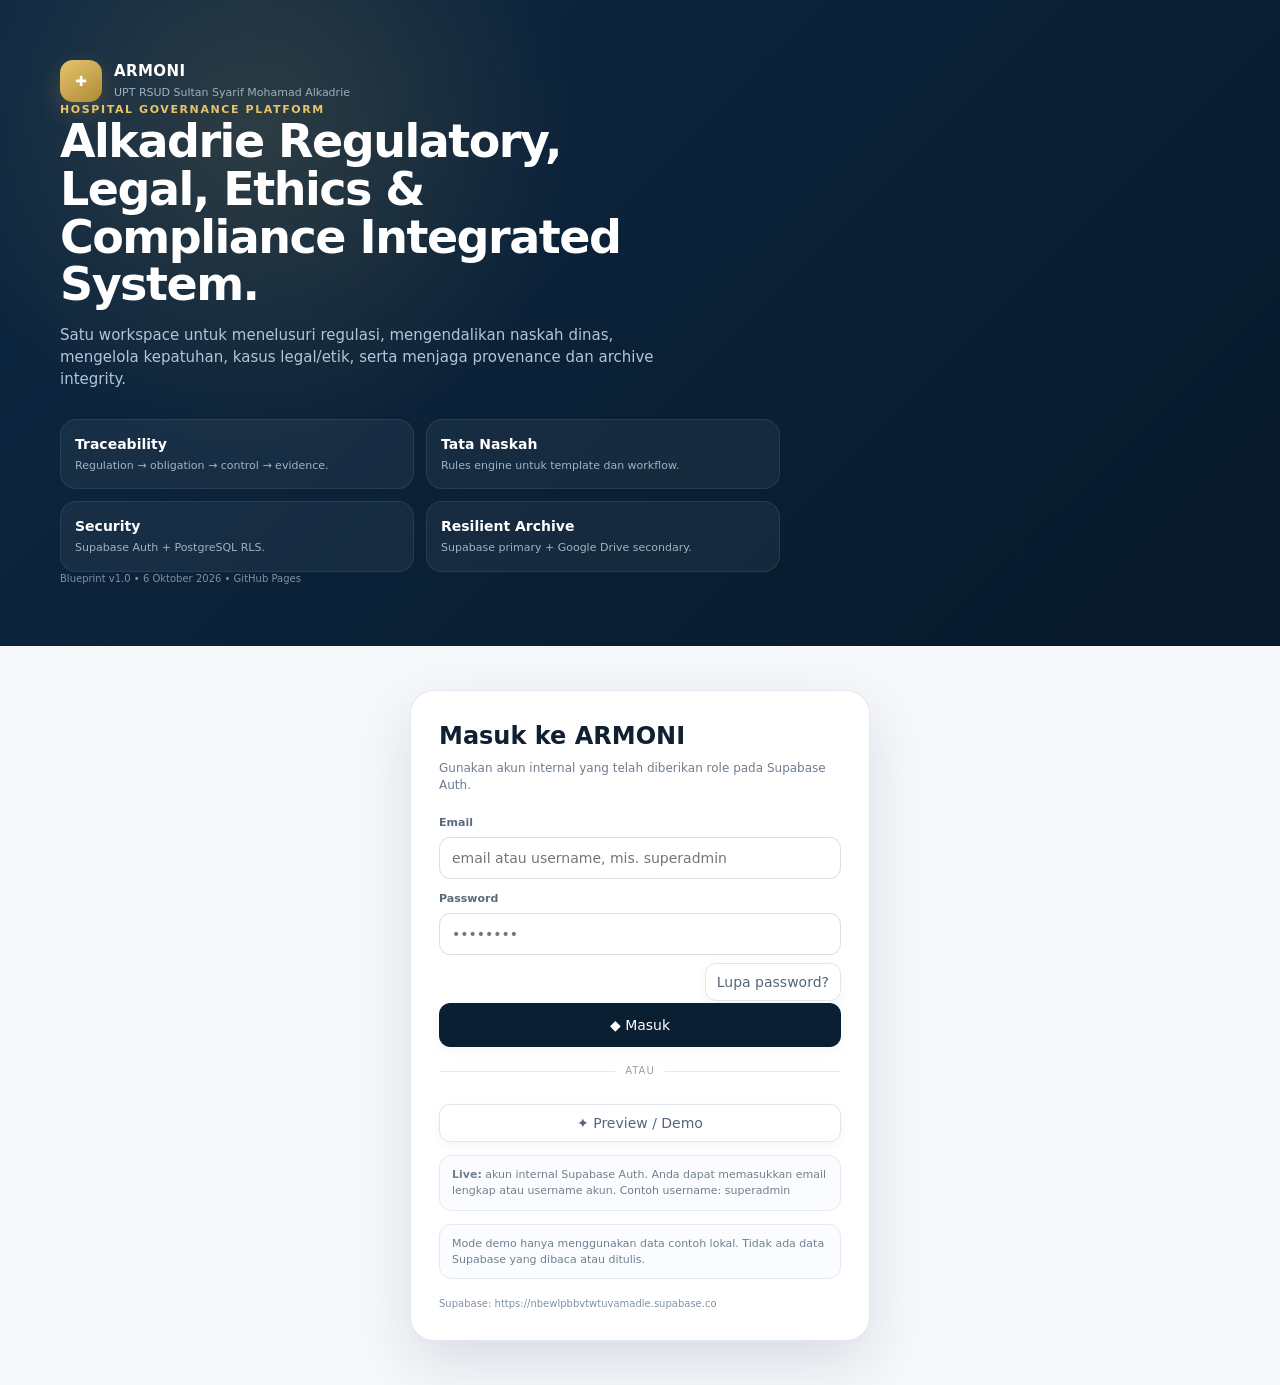
<file: index.html>
<!doctype html>
<html lang="id">
<head>
  <meta charset="utf-8">
  <meta name="viewport" content="width=device-width,initial-scale=1">
  <meta name="theme-color" content="#0b1f33">
  <meta name="description" content="ARMONI — Alkadrie Regulatory, Legal, Ethics & Compliance Integrated System | UPT RSUD Sultan Syarif Mohamad Alkadrie">
  <link rel="manifest" href="./manifest.json">
  <link rel="icon" href="./favicon.svg" type="image/svg+xml">
  <link rel="stylesheet" href="./styles.css">
  <title>ARMONI — Alkadrie Regulatory, Legal, Ethics & Compliance Integrated System</title>
</head>
<body>
  <div id="app" aria-live="polite">
    <div style="min-height:100vh;display:grid;place-items:center;background:#0b1f33;color:#fff;font-family:system-ui,-apple-system,'Segoe UI',sans-serif;padding:24px">
      <div style="width:min(560px,100%);text-align:center">
        <div style="width:58px;height:58px;margin:0 auto 16px;border-radius:17px;display:grid;place-items:center;background:linear-gradient(145deg,#e7c46c,#ad8a37);font-size:28px;font-weight:800">✚</div>
        <div style="font-size:13px;letter-spacing:1.4px;text-transform:uppercase;color:#e7c46c;font-weight:800">ARMONI</div>
        <h1 style="font-size:26px;line-height:1.2;margin:8px 0 10px">Alkadrie Regulatory, Legal, Ethics & Compliance Integrated System</h1>
        <p style="margin:0;color:#b8cada;font-size:13px">Menyiapkan governance workspace…</p>
        <noscript><p style="margin:18px 0 0;padding:12px;border:1px solid rgba(255,255,255,.14);border-radius:12px;color:#f6df9f;font-size:12px">JavaScript harus diaktifkan untuk menggunakan ARMONI.</p></noscript>
      </div>
    </div>
  </div>
  <div id="toast-root" class="toast-root"></div>
  <script defer src="./config.js?v=20261007"></script>
  <script defer src="./app.js?v=20261007"></script>
</body>
</html>
</file>
<file: styles.css>
:root{
  --navy:#0b1f33;--navy-2:#123251;--ink:#102033;--muted:#6f7d8e;--line:#dfe6ee;--surface:#ffffff;--canvas:#f4f7fb;
  --gold:#c6a85b;--gold-soft:#f7f0dc;--green:#13795b;--green-soft:#e9f6f1;--blue:#2468d5;--blue-soft:#eaf1fd;
  --amber:#b56b05;--amber-soft:#fff4de;--red:#b42318;--red-soft:#fdecea;--purple:#6c4bb3;--purple-soft:#f1edfb;
  --shadow:0 16px 40px rgba(11,31,51,.08);--shadow-sm:0 8px 24px rgba(11,31,51,.06);--radius:18px;--radius-sm:12px;
  --sidebar:278px;--topbar:76px;
}
*{box-sizing:border-box}
html,body{margin:0;min-height:100%;font-family:Inter,ui-sans-serif,system-ui,-apple-system,BlinkMacSystemFont,"Segoe UI",sans-serif;color:var(--ink);background:var(--canvas)}
body{font-size:14px;line-height:1.45}
button,input,select,textarea{font:inherit}
button{cursor:pointer}
a{color:inherit}
.app-shell{min-height:100vh;display:flex}
.sidebar{position:fixed;z-index:30;left:0;top:0;bottom:0;width:var(--sidebar);background:linear-gradient(180deg,#0a1e31 0%,#102b46 66%,#0b2137 100%);color:#dce7f3;display:flex;flex-direction:column;padding:20px 16px;transition:.25s ease}
.sidebar.compact{width:84px}
.brand{display:flex;gap:12px;align-items:center;padding:4px 6px 20px;border-bottom:1px solid rgba(255,255,255,.1);margin-bottom:16px}
.brand-mark{width:42px;height:42px;border-radius:13px;display:grid;place-items:center;background:linear-gradient(145deg,#e7c46c,#ad8a37);color:#fff;box-shadow:0 10px 24px rgba(198,168,91,.25);flex:0 0 auto}
.brand-mark svg{width:22px;height:22px}
.brand-name{font-weight:800;letter-spacing:.4px;font-size:15px}
.brand-sub{font-size:11px;color:#9cb0c4;margin-top:2px;white-space:nowrap}
.nav-scroll{overflow:auto;padding-right:3px}
.nav-group{margin-top:16px}
.nav-label{padding:0 10px 7px;font-size:10px;text-transform:uppercase;letter-spacing:1.4px;color:#718ba4;font-weight:800}
.nav-item{display:flex;align-items:center;gap:11px;width:100%;border:0;background:transparent;color:#b9cada;text-align:left;padding:10px;border-radius:11px;margin:3px 0;transition:.15s}
.nav-item:hover{background:rgba(255,255,255,.07);color:#fff}
.nav-item.active{background:linear-gradient(90deg,rgba(198,168,91,.18),rgba(198,168,91,.06));color:#fff;border:1px solid rgba(198,168,91,.18)}
.nav-icon{width:20px;height:20px;display:grid;place-items:center;flex:0 0 auto;color:#9eb3c8}
.nav-item.active .nav-icon{color:#e7c46c}
.nav-text{white-space:nowrap;overflow:hidden;text-overflow:ellipsis}
.sidebar.compact .brand-copy,.sidebar.compact .nav-label,.sidebar.compact .nav-text,.sidebar.compact .sidebar-foot-copy{display:none}
.sidebar.compact .brand{justify-content:center}
.sidebar.compact .nav-item{justify-content:center}
.sidebar-foot{margin-top:auto;border-top:1px solid rgba(255,255,255,.08);padding:14px 6px 4px;display:flex;gap:10px;align-items:center}
.avatar{width:34px;height:34px;border-radius:50%;background:linear-gradient(145deg,#d8e6f6,#9cb4d0);color:#143451;display:grid;place-items:center;font-weight:800}
.sidebar-foot-copy{min-width:0}
.sidebar-user{font-weight:700;white-space:nowrap;overflow:hidden;text-overflow:ellipsis}
.sidebar-role{font-size:11px;color:#91a8bd;white-space:nowrap;overflow:hidden;text-overflow:ellipsis}
.sidebar-toggle{position:absolute;right:-13px;top:25px;border:1px solid rgba(255,255,255,.15);background:#173653;color:#e7c46c;width:28px;height:28px;border-radius:50%;display:grid;place-items:center;box-shadow:0 6px 16px rgba(0,0,0,.12)}
.main{margin-left:var(--sidebar);min-height:100vh;flex:1;transition:.25s}
.main.compact{margin-left:84px}
.topbar{height:var(--topbar);position:sticky;z-index:20;top:0;display:flex;align-items:center;justify-content:space-between;padding:0 28px;background:rgba(244,247,251,.88);backdrop-filter:blur(16px);border-bottom:1px solid rgba(219,227,237,.8)}
.top-left{display:flex;gap:12px;align-items:center;min-width:0}
.eyebrow{font-size:10px;text-transform:uppercase;letter-spacing:1.5px;color:#7a8998;font-weight:800}
.top-title{font-size:16px;font-weight:800;margin-top:2px}
.breadcrumb{display:flex;gap:6px;align-items:center;color:var(--muted);font-size:12px;margin-top:2px}
.top-actions{display:flex;align-items:center;gap:8px}
.icon-btn,.top-btn{border:1px solid var(--line);background:#fff;color:#556678;border-radius:11px;height:38px;min-width:38px;padding:0 11px;display:inline-flex;align-items:center;justify-content:center;gap:8px;box-shadow:0 4px 14px rgba(11,31,51,.04)}
.icon-btn:hover,.top-btn:hover{border-color:#c9d4e0;background:#fbfcfe}
.top-btn.primary{background:var(--navy);color:#fff;border-color:var(--navy)}
.top-btn.primary:hover{background:#173856}
.top-btn.gold{background:var(--gold-soft);color:#765e1d;border-color:#e8dcaf}
.page{padding:28px;max-width:1680px;margin:0 auto}
.page-head{display:flex;justify-content:space-between;align-items:flex-end;gap:16px;margin-bottom:22px}
.page-title{font-size:26px;line-height:1.15;letter-spacing:-.5px;margin:4px 0 6px}
.page-description{color:var(--muted);max-width:720px}
.head-actions{display:flex;gap:8px;flex-wrap:wrap}
.hero{background:radial-gradient(circle at 92% 8%,rgba(198,168,91,.2),transparent 30%),linear-gradient(135deg,#102d49,#0b1f33);color:#fff;border-radius:24px;padding:26px 28px;display:flex;justify-content:space-between;gap:24px;align-items:center;box-shadow:var(--shadow);overflow:hidden}
.hero-copy{max-width:750px}
.hero-kicker{font-size:11px;letter-spacing:1.6px;text-transform:uppercase;color:#e7c46c;font-weight:800}
.hero h2{font-size:28px;line-height:1.15;margin:8px 0 10px;letter-spacing:-.6px}
.hero p{color:#b8cada;margin:0}
.hero-actions{display:flex;gap:8px;flex-wrap:wrap;flex:0 0 auto}
.hero .top-btn{background:rgba(255,255,255,.1);border-color:rgba(255,255,255,.15);color:#fff}
.hero .top-btn.gold{background:#e7c46c;color:#13263b;border-color:#e7c46c}
.kpi-grid{display:grid;grid-template-columns:repeat(6,minmax(0,1fr));gap:12px;margin-top:16px}
.kpi-card{background:var(--surface);border:1px solid var(--line);border-radius:16px;padding:15px;box-shadow:var(--shadow-sm);min-width:0}
.kpi-top{display:flex;justify-content:space-between;align-items:center;gap:8px}
.kpi-label{font-size:11px;color:var(--muted);font-weight:700}
.kpi-icon{width:31px;height:31px;border-radius:10px;display:grid;place-items:center;background:#f1f4f8;color:#536a80}
.kpi-value{font-size:25px;font-weight:850;letter-spacing:-.5px;margin:9px 0 4px}
.kpi-meta{font-size:11px;color:#7a8794}
.kpi-meta strong{color:var(--green)}
.grid{display:grid;gap:16px}
.grid-2{grid-template-columns:1.55fr 1fr}
.grid-3{grid-template-columns:repeat(3,minmax(0,1fr))}
.grid-4{grid-template-columns:repeat(4,minmax(0,1fr))}
.card{background:var(--surface);border:1px solid var(--line);border-radius:var(--radius);box-shadow:var(--shadow-sm);overflow:hidden}
.card-head{display:flex;justify-content:space-between;align-items:center;gap:12px;padding:17px 18px;border-bottom:1px solid #edf1f5}
.card-title{font-weight:800}
.card-subtitle{font-size:11px;color:var(--muted);margin-top:2px}
.card-body{padding:18px}
.table-wrap{overflow:auto}
table{width:100%;border-collapse:separate;border-spacing:0}
thead th{position:sticky;top:0;background:#fbfcfe;z-index:1;color:#68798b;text-align:left;font-size:10px;text-transform:uppercase;letter-spacing:.8px;padding:11px 14px;border-bottom:1px solid var(--line);white-space:nowrap}
tbody td{padding:12px 14px;border-bottom:1px solid #eef2f6;color:#27394c;vertical-align:top}
tbody tr:hover td{background:#fcfdff}
tbody tr:last-child td{border-bottom:0}
.title-cell{font-weight:750;color:#17304b}
.muted{color:var(--muted)}
.small{font-size:11px}
.badge{display:inline-flex;align-items:center;gap:6px;padding:5px 8px;border-radius:999px;font-size:10px;font-weight:800;white-space:nowrap}
.badge::before{content:"";width:6px;height:6px;border-radius:50%;background:currentColor;opacity:.8}
.badge.green{background:var(--green-soft);color:var(--green)}
.badge.blue{background:var(--blue-soft);color:var(--blue)}
.badge.amber{background:var(--amber-soft);color:var(--amber)}
.badge.red{background:var(--red-soft);color:var(--red)}
.badge.purple{background:var(--purple-soft);color:var(--purple)}
.badge.slate{background:#eef2f6;color:#5c7084}
.chip-row{display:flex;gap:7px;flex-wrap:wrap}
.progress{height:8px;background:#edf2f6;border-radius:999px;overflow:hidden}
.progress > span{display:block;height:100%;border-radius:inherit;background:linear-gradient(90deg,#7a9ac0,#c6a85b)}
.stat-list{display:flex;flex-direction:column;gap:12px}
.stat-line{display:flex;align-items:center;justify-content:space-between;gap:12px}
.stat-line-label{display:flex;align-items:center;gap:9px;min-width:0}
.dot{width:8px;height:8px;border-radius:50%;background:#9fb2c5;flex:0 0 auto}
.dot.green{background:#2e9275}.dot.amber{background:#d69a3f}.dot.red{background:#d55b53}.dot.blue{background:#4d7fdc}
.activity{display:flex;gap:12px}
.timeline{position:relative;padding-left:26px}
.timeline::before{content:"";position:absolute;left:8px;top:6px;bottom:4px;width:1px;background:#dbe3eb}
.timeline-item{position:relative;padding-bottom:16px}
.timeline-item:last-child{padding-bottom:0}
.timeline-dot{position:absolute;left:-22px;top:5px;width:9px;height:9px;border-radius:50%;background:#c6a85b;border:2px solid #fff;box-shadow:0 0 0 1px #d8c58f}
.timeline-title{font-weight:750;font-size:12px}
.timeline-time{font-size:10px;color:#82909e;margin-top:2px}
.alert-list{display:flex;flex-direction:column;gap:10px}
.alert{border:1px solid #e9edf3;border-radius:13px;padding:11px 12px;display:flex;gap:11px;align-items:flex-start;background:#fcfdff}
.alert-icon{width:28px;height:28px;border-radius:9px;display:grid;place-items:center;background:#eef3f8;color:#526b82;flex:0 0 auto}
.alert.amber .alert-icon{background:var(--amber-soft);color:var(--amber)}
.alert.red .alert-icon{background:var(--red-soft);color:var(--red)}
.alert.green .alert-icon{background:var(--green-soft);color:var(--green)}
.filters{display:flex;gap:9px;flex-wrap:wrap;align-items:center;margin-bottom:14px}
.input,.select,.textarea{width:100%;border:1px solid #d6e0e9;background:#fff;border-radius:11px;outline:none;color:#25384b;padding:10px 12px}
.input:focus,.select:focus,.textarea:focus{border-color:#87a5c3;box-shadow:0 0 0 3px rgba(59,104,149,.1)}
.search-box{position:relative;flex:1;min-width:220px}
.search-box .input{padding-left:37px}
.search-ico{position:absolute;left:13px;top:50%;transform:translateY(-50%);color:#8090a0}
.form-grid{display:grid;grid-template-columns:repeat(12,minmax(0,1fr));gap:13px}
.col-12{grid-column:span 12}.col-8{grid-column:span 8}.col-6{grid-column:span 6}.col-4{grid-column:span 4}.col-3{grid-column:span 3}
.field label{display:block;font-size:11px;font-weight:750;color:#596b7e;margin:0 0 6px}
.field .help{font-size:10px;color:#8996a2;margin-top:4px}
.toolbar{display:flex;align-items:center;justify-content:space-between;gap:10px;margin-bottom:14px;flex-wrap:wrap}
.toolbar-left,.toolbar-right{display:flex;align-items:center;gap:8px;flex-wrap:wrap}
.empty{padding:42px 20px;text-align:center;color:#778695}
.empty-mark{width:48px;height:48px;margin:0 auto 11px;border-radius:16px;display:grid;place-items:center;background:#eef2f6;color:#8da0b2}
.module-grid{display:grid;grid-template-columns:repeat(4,minmax(0,1fr));gap:12px}
.module-card{background:#fff;border:1px solid var(--line);border-radius:15px;padding:15px;display:flex;gap:12px;align-items:flex-start;cursor:pointer;transition:.16s}
.module-card:hover{transform:translateY(-2px);box-shadow:var(--shadow-sm);border-color:#ced9e4}
.module-card .mod-icon{width:38px;height:38px;display:grid;place-items:center;border-radius:12px;background:#edf3f9;color:#315677;flex:0 0 auto}
.module-card h4{margin:0;font-size:13px}
.module-card p{margin:3px 0 0;font-size:11px;color:var(--muted)}
.chart{height:230px;display:flex;flex-direction:column;justify-content:space-between}
.chart-bars{display:flex;align-items:flex-end;gap:13px;height:190px;padding:4px 4px 0}
.bar-group{height:100%;flex:1;display:flex;align-items:flex-end;justify-content:center;position:relative}
.bar{width:100%;max-width:28px;border-radius:7px 7px 3px 3px;background:linear-gradient(180deg,#6e91b5,#173957);min-height:8px}
.bar.alt{background:linear-gradient(180deg,#e8cf8e,#b29045)}
.bar-label{font-size:9px;color:#84919e;margin-top:8px}
.chart-foot{display:flex;justify-content:space-between;color:#8a97a4;font-size:10px;padding:0 4px}
.ring{width:126px;height:126px;border-radius:50%;display:grid;place-items:center;background:conic-gradient(#c6a85b 0 82%,#e8edf2 82% 100%);position:relative}
.ring::before{content:"";position:absolute;inset:12px;border-radius:50%;background:#fff}
.ring-center{position:relative;text-align:center}
.ring-value{font-size:28px;font-weight:850}
.ring-caption{font-size:10px;color:#80909f}
.detail-grid{display:grid;grid-template-columns:1.7fr .8fr;gap:16px}
.meta-grid{display:grid;grid-template-columns:repeat(2,minmax(0,1fr));gap:12px}
.meta-box{padding:12px;border:1px solid #e6ecf2;background:#fafcfe;border-radius:12px}
.meta-box .label{font-size:10px;color:#7c8b99;text-transform:uppercase;letter-spacing:.6px;font-weight:800}
.meta-box .value{font-weight:750;margin-top:3px}
.workflow{display:flex;gap:0;overflow:auto;padding:2px 0}
.workflow-step{position:relative;flex:1;min-width:110px;text-align:center}
.workflow-step:not(:last-child)::after{content:"";position:absolute;top:15px;left:calc(50% + 14px);right:calc(-50% + 14px);height:2px;background:#dfe6ed}
.workflow-dot{position:relative;z-index:1;width:30px;height:30px;margin:0 auto 7px;border-radius:50%;display:grid;place-items:center;background:#eff3f7;color:#8292a1;font-weight:800;font-size:11px;border:2px solid #fff;box-shadow:0 0 0 1px #d8e0e7}
.workflow-step.active .workflow-dot{background:#173957;color:#fff;box-shadow:0 0 0 2px #c6a85b}
.workflow-step.done .workflow-dot{background:#208266;color:#fff}
.workflow-label{font-size:10px;color:#71808e;white-space:nowrap}
.workflow-step.active .workflow-label,.workflow-step.done .workflow-label{color:#234059;font-weight:800}
.modal-backdrop{position:fixed;z-index:100;inset:0;background:rgba(11,31,51,.45);display:grid;place-items:center;padding:18px}
.modal{width:min(920px,100%);max-height:92vh;overflow:auto;background:#fff;border-radius:22px;box-shadow:0 30px 90px rgba(5,18,32,.25)}
.modal-head{display:flex;align-items:center;justify-content:space-between;gap:12px;padding:18px 20px;border-bottom:1px solid var(--line)}
.modal-title{font-weight:850;font-size:16px}
.modal-body{padding:20px}
.modal-foot{padding:15px 20px;border-top:1px solid var(--line);display:flex;justify-content:flex-end;gap:8px}
.toast-root{position:fixed;z-index:200;right:18px;bottom:18px;display:flex;flex-direction:column;gap:8px}
.toast{min-width:270px;max-width:420px;background:#0d2237;color:#fff;border:1px solid rgba(255,255,255,.1);border-radius:14px;padding:12px 14px;box-shadow:var(--shadow);display:flex;gap:10px;align-items:flex-start;animation:slideIn .22s ease}
.toast.success{border-left:4px solid #5ac6a3}.toast.error{border-left:4px solid #e77971}.toast.warn{border-left:4px solid #e6ba67}
@keyframes slideIn{from{transform:translateY(10px);opacity:0}to{transform:none;opacity:1}}

html[data-theme="dark"]{
  --ink:#eaf1f7;--muted:#9cafc0;--line:#263949;--surface:#102235;--canvas:#071522;
  --gold-soft:#3a321d;--green-soft:#123b31;--blue-soft:#162f54;--amber-soft:#3b2f1c;--red-soft:#42201e;--purple-soft:#2a2144;
  --shadow:0 18px 42px rgba(0,0,0,.24);--shadow-sm:0 8px 24px rgba(0,0,0,.18);
}
html[data-theme="dark"] body{background:var(--canvas);color:var(--ink)}
html[data-theme="dark"] .topbar{background:rgba(7,21,34,.9);border-color:#1f3346}
html[data-theme="dark"] .icon-btn,html[data-theme="dark"] .top-btn,html[data-theme="dark"] .card,html[data-theme="dark"] .kpi-card,html[data-theme="dark"] .module-card,html[data-theme="dark"] .modal{background:var(--surface);border-color:var(--line);color:var(--ink)}
html[data-theme="dark"] .input,html[data-theme="dark"] .select,html[data-theme="dark"] .textarea{background:#0b1b2a;color:var(--ink);border-color:#304658}
html[data-theme="dark"] thead th{background:#0d1e2e;color:#91a5b8;border-color:var(--line)}
html[data-theme="dark"] tbody td{border-color:#1f3344;color:#d3deea}
html[data-theme="dark"] tbody tr:hover td{background:#12283d}
html[data-theme="dark"] .meta-box,html[data-theme="dark"] .alert,html[data-theme="dark"] .login-note{background:#0d1e2e;border-color:#263b4d;color:#d8e3ed}
html[data-theme="dark"] .ring::before{background:var(--surface)}
html[data-theme="dark"] .workflow-step:not(:last-child)::after,html[data-theme="dark"] .timeline::before{background:#2a4154}
html[data-theme="dark"] .empty-mark,html[data-theme="dark"] .kpi-icon,html[data-theme="dark"] .module-card .mod-icon,html[data-theme="dark"] .alert-icon{background:#162a3d}
\n.login-shell{min-height:100vh;display:grid;grid-template-columns:1.08fr .92fr;background:#0b1f33}
.login-visual{padding:60px;display:flex;flex-direction:column;justify-content:space-between;color:#fff;background:radial-gradient(circle at 20% 20%,rgba(198,168,91,.18),transparent 28%),linear-gradient(135deg,#0d2843,#08192a)}
.login-brand{display:flex;align-items:center;gap:12px}
.login-visual h1{font-size:46px;line-height:1.04;max-width:650px;letter-spacing:-1.5px;margin:0 0 16px}
.login-visual p{font-size:15px;color:#b4c5d5;max-width:620px}
.login-features{display:grid;grid-template-columns:repeat(2,1fr);gap:12px;margin-top:28px;max-width:720px}
.login-feature{background:rgba(255,255,255,.05);border:1px solid rgba(255,255,255,.08);border-radius:16px;padding:14px}
.login-feature strong{display:block}.login-feature span{font-size:11px;color:#9eb2c4}
.login-panel{background:#f6f8fb;padding:44px;display:grid;place-items:center}
.login-card{width:min(460px,100%);background:#fff;border:1px solid #e2e8ef;border-radius:24px;padding:28px;box-shadow:0 22px 60px rgba(11,31,51,.12)}
.login-card h2{margin:0 0 6px;font-size:24px}
.login-card .sub{color:var(--muted);font-size:12px;margin-bottom:20px}
.login-note{padding:11px 12px;border:1px solid #e4e9ef;background:#fafcff;border-radius:12px;font-size:11px;color:#72808d;margin-top:13px}
.demo-button{width:100%;margin-top:8px}
.separator{display:flex;gap:10px;align-items:center;color:#94a0ad;font-size:10px;text-transform:uppercase;letter-spacing:1px;margin:17px 0}
.separator::before,.separator::after{content:"";height:1px;background:#e4e9ef;flex:1}
.mobile-only{display:none}
.footer-note{font-size:10px;color:#8091a3}
@media (max-width:1280px){
  .kpi-grid{grid-template-columns:repeat(3,minmax(0,1fr))}
  .module-grid{grid-template-columns:repeat(3,minmax(0,1fr))}
}
@media (max-width:980px){
  .sidebar{transform:translateX(-100%);width:278px}
  .sidebar.open{transform:none}
  .main,.main.compact{margin-left:0}
  .mobile-only{display:inline-flex}
  .topbar{padding:0 18px}
  .page{padding:20px 18px}
  .grid-2,.detail-grid{grid-template-columns:1fr}
  .module-grid{grid-template-columns:repeat(2,minmax(0,1fr))}
  .login-shell{grid-template-columns:1fr}.login-visual{display:none}
}
@media (max-width:680px){
  .kpi-grid{grid-template-columns:repeat(2,minmax(0,1fr))}
  .grid-3,.grid-4,.module-grid{grid-template-columns:1fr}
  .page-head{align-items:flex-start;flex-direction:column}
  .head-actions{width:100%}.head-actions .top-btn{flex:1}
  .top-title{font-size:14px}.breadcrumb{display:none}
  .top-actions .hide-mobile{display:none}
  .hero{padding:20px;flex-direction:column;align-items:flex-start}
  .hero h2{font-size:24px}
  .form-grid{grid-template-columns:repeat(2,minmax(0,1fr))}
  .col-12,.col-8,.col-6,.col-4,.col-3{grid-column:span 2}
  .meta-grid{grid-template-columns:1fr}
  .card-head,.card-body{padding:14px}
  .login-panel{padding:18px}.login-card{padding:22px}
}



/* ARMONI Legal Document Center */
.doc-hero{margin-bottom:16px}
.doc-category-grid{display:grid;grid-template-columns:repeat(3,minmax(0,1fr));gap:12px;margin:16px 0}
.doc-category-card{appearance:none;width:100%;border:1px solid var(--line);background:var(--surface);border-radius:17px;padding:15px;display:grid;grid-template-columns:42px minmax(0,1fr) 18px;align-items:start;gap:12px;text-align:left;color:var(--ink);box-shadow:var(--shadow-sm);transition:.18s ease}
.doc-category-card:hover{transform:translateY(-2px);border-color:#c6d3e0;box-shadow:var(--shadow)}
.doc-category-card.active{border-color:#c6a85b;background:linear-gradient(180deg,var(--surface),#fbf8ee)}
.doc-category-icon{width:42px;height:42px;border-radius:13px;display:grid;place-items:center;background:#edf3f8;color:#2f587b;font-size:18px}
.doc-category-card.active .doc-category-icon{background:var(--gold-soft);color:#7b6320}
.doc-category-card strong{display:block;font-size:13px;line-height:1.25}
.doc-category-card small{display:block;margin-top:4px;font-size:10.5px;line-height:1.4;color:var(--muted)}
.doc-category-card em{display:block;margin-top:8px;font-size:10px;font-style:normal;font-weight:800;color:#7b8794}
.doc-chevron{color:#9aa8b7;padding-top:4px;font-weight:900}
.sop-scope-box,.upload-box{grid-column:span 12;padding:15px;border:1px solid #d9e2eb;border-radius:15px;background:#f9fbfd}
.sop-scope-box{border-left:4px solid var(--gold)}
.upload-box{border:1px dashed #c8d6e2;background:#f7fbfe}
.doc-empty{padding:18px;color:var(--muted)}
html[data-theme="dark"] .doc-category-card{background:var(--surface);border-color:var(--line)}
html[data-theme="dark"] .doc-category-card.active{background:linear-gradient(180deg,var(--surface),#332d1d)}
html[data-theme="dark"] .doc-category-icon{background:#15293b;color:#9fbad1}
html[data-theme="dark"] .sop-scope-box,html[data-theme="dark"] .upload-box{background:#0d1e2e;border-color:#2b4255}
@media (max-width:1180px){
  .doc-category-grid{grid-template-columns:repeat(2,minmax(0,1fr))}
}
@media (max-width:680px){
  .doc-category-grid{grid-template-columns:1fr}
}


/* Full-page editors & PDF viewer: no modal/overlay */
.workspace-editor{width:100%!important;max-width:none!important;margin:16px 0 32px!important;border-radius:20px!important;box-shadow:0 10px 35px rgba(11,31,51,.08)!important;background:var(--surface)!important;overflow:hidden!important}
.workspace-editor .modal-body{max-height:none!important;overflow:visible!important;padding:24px!important}
.workspace-editor .modal-foot{position:static!important;background:var(--surface)!important;border-top:1px solid var(--line)!important;padding:16px 24px!important;display:flex!important;justify-content:flex-end!important;gap:10px!important}
.workspace-editor .modal-head{padding:22px 24px!important}
.pdf-viewer{width:100%;height:min(78vh,920px);border:1px solid var(--line);border-radius:15px;overflow:hidden;background:#eef2f6}
.pdf-viewer iframe{display:block;width:100%;height:100%;border:0;background:#fff}
.managerial-grid{grid-template-columns:repeat(2,minmax(0,1fr))}
.module-card.active{border-color:#c6a85b;background:linear-gradient(180deg,var(--surface),#fbf8ee)}
.doc-category-card.active{box-shadow:0 8px 26px rgba(11,31,51,.08)}
@media (max-width:680px){
  .workspace-editor .modal-body{padding:16px!important}
  .workspace-editor .modal-head{padding:18px!important}
  .workspace-editor .modal-foot{padding:14px 16px!important}
  .managerial-grid{grid-template-columns:1fr}
}
</file>
